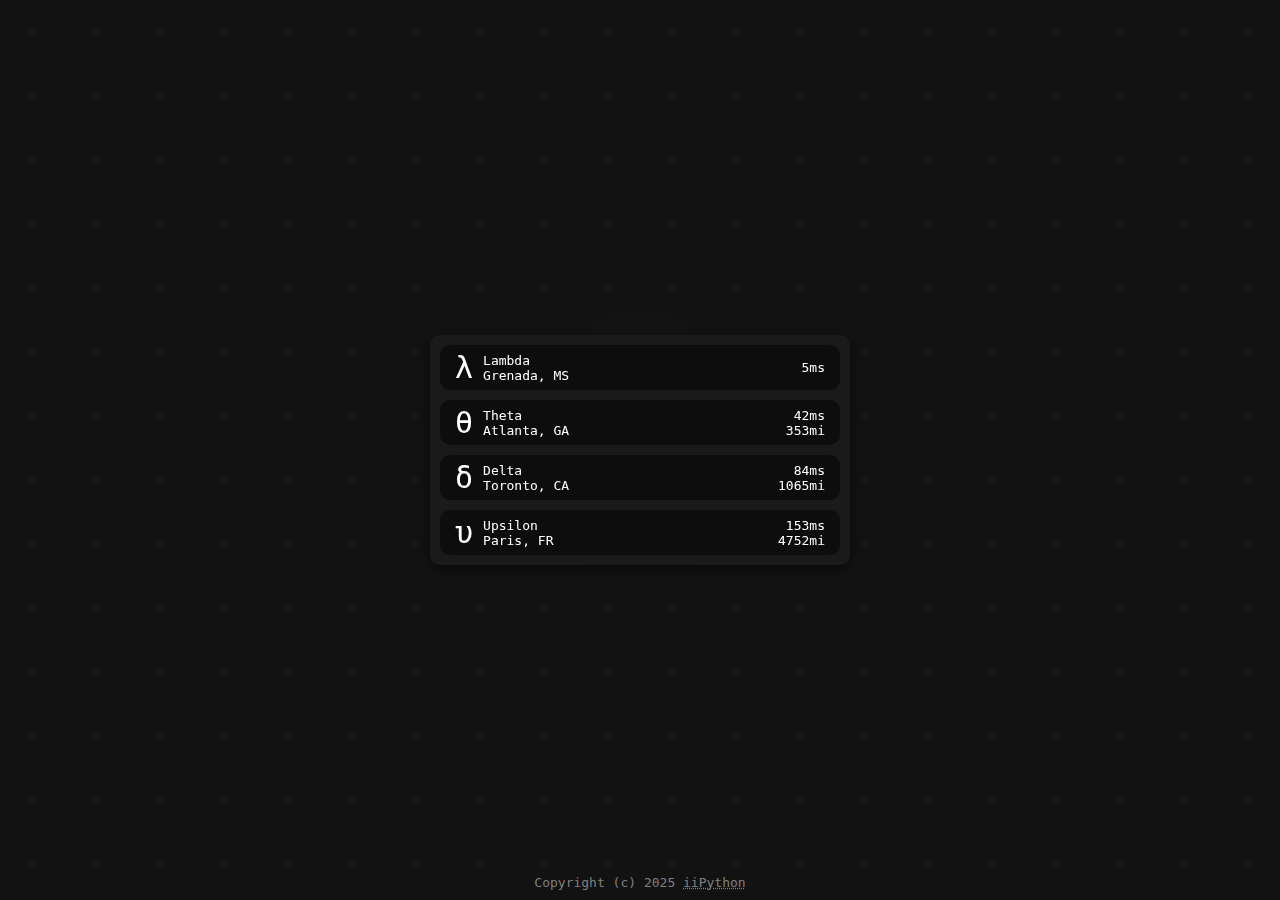
<file: index.html>
<!doctype html>
<html lang = "en">
    <head>

        <!-- CSS -->
        <style>
            * {
                color: #fff;
                margin: 0px;
                font-family: monospace;
            }
            body {
                background-color: #121212;
                background-image: url("data:image/svg+xml,%3Csvg width='64' height='64' viewBox='0 0 64 64' xmlns='http://www.w3.org/2000/svg'%3E%3Cg transform='rotate(45 32 32)'%3E%3Cpath d='M32 28 V36 M28 32 H36' stroke='%23222222' stroke-width='1'/%3E%3C/g%3E%3C/svg%3E");
                display: flex;
                align-items: center;
                justify-content: center;
            }
            body, html {
                height: 100%;
            }
            main {
                display: flex;
                flex-direction: column;
                background-color: #1a1a1a;
                border-radius: 10px;
                width: 400px;
                box-shadow: 0 4px 12px rgba(0, 0, 0, 0.6), 0 0 1px rgba(255, 255, 255, 0.05);
                padding: 10px;
                gap: 10px;
                z-index: 10;
            }
            article {
                display: flex;
                gap: 10px;
                align-items: center;
                background-color: #0d0d0d;
                border-radius: 10px;
                padding: 5px 15px;
            }
            article > div {
                display: flex;
                flex-direction: column;
            }
            article > span:first-child {
                font-size: 30px;
            }
            article > *:last-child {
                margin-left: auto;
                text-align: right;
            }
            .cursor-light {
                position: fixed;
                top: 0;
                left: 0;
                width: 100vw;
                height: 100vh;
                pointer-events: none;
                z-index: 5;
                background: radial-gradient(
                    circle at var(--x, 50%) var(--y, 50%),
                    rgba(255, 255, 255, 0.04) 0%,
                    rgba(255, 255, 255, 0.01) 80px,
                    transparent 150px
                );
                mix-blend-mode: screen;
            }

            /* Footer */
            footer {
                width: 100%;
                text-align: center;
                bottom: 10px;
                position: absolute;
            }
            footer * {
                color: #808080;
            }
            a {
                transition: color .5s ease;
                text-decoration: underline dotted;
            }
            a:hover {
                color: #626262;
            }
        </style>

        <title>d</title>
    </head>
    <body>
        <div class="cursor-light"></div>
        <main>
            <article>
                <span>&lambda;</span>
                <div>
                    <span>Lambda</span>
                    <span>Grenada, MS</span>
                </div>
                <div>
                    <span>5ms</span>
                </div>
            </article>
            <article>
                <span>&theta;</span>
                <div>
                    <span>Theta</span>
                    <span>Atlanta, GA</span>
                </div>
                <div>
                    <span>42ms</span>
                    <span>353mi</span>
                </div>
            </article>
            <article>
                <span>&delta;</span>
                <div>
                    <span>Delta</span>
                    <span>Toronto, CA</span>
                </div>
                <div>
                    <span>84ms</span>
                    <span>1065mi</span>
                </div>
            </article>
            <article>
                <span>&upsilon;</span>
                <div>
                    <span>Upsilon</span>
                    <span>Paris, FR</span>
                </div>
                <div>
                    <span>153ms</span>
                    <span>4752mi</span>
                </div>
            </article>
        </main>

        <footer><span>Copyright (c) 2025 <a href = "https://iipython.dev">iiPython</a></span></footer>

        <!-- JS -->
        <script>
            const light = document.querySelector(".cursor-light");
            document.addEventListener("mousemove", (e) => {
                setTimeout(() => {
                    light.style.setProperty("--x", `${e.clientX}px`);
                    light.style.setProperty("--y", `${e.clientY}px`);
                }, 50);
            });
        </script>
    </body>
</html>
</file>
